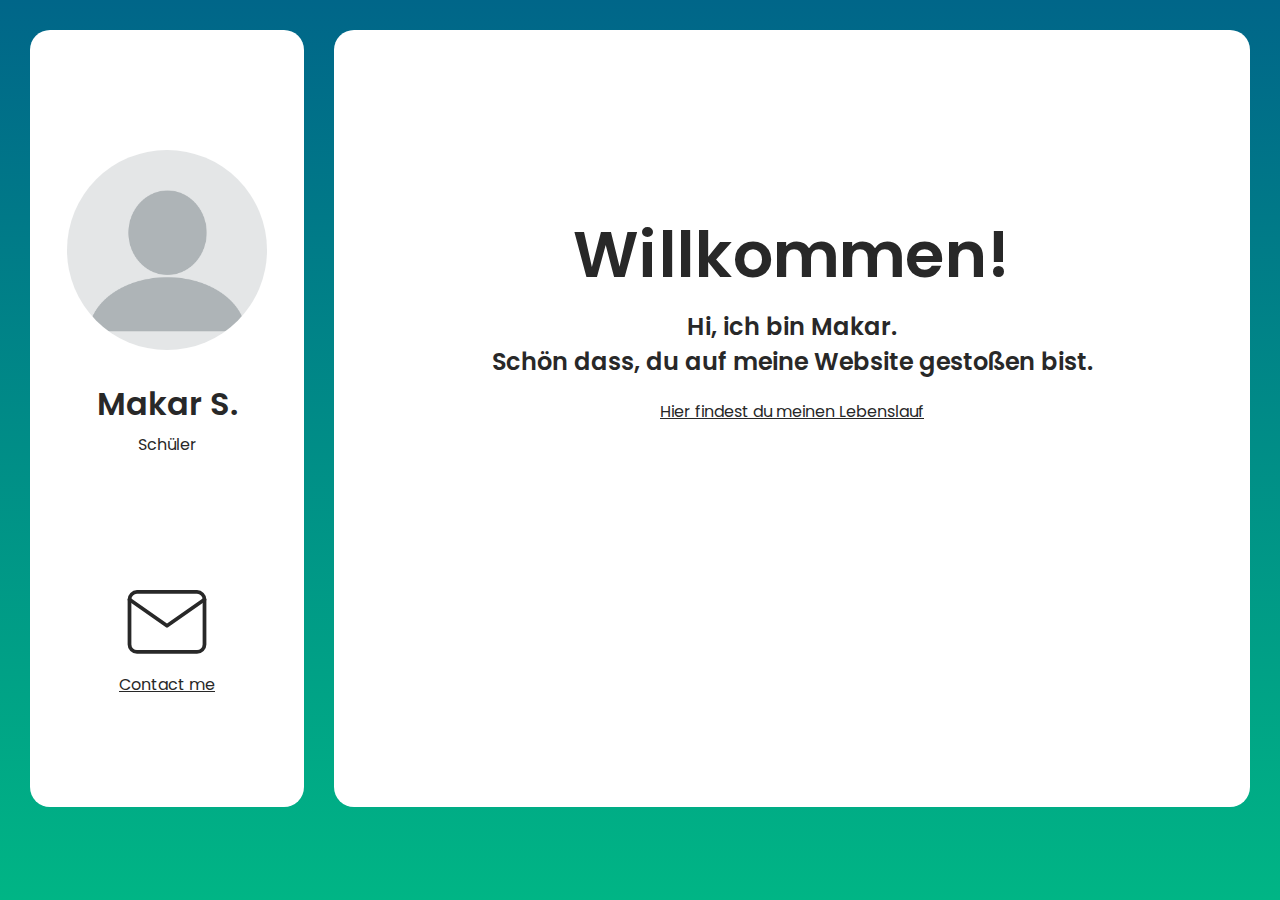
<file: index.html>
<!DOCTYPE html>
<html lang="en">
  <head>
    <meta charset="UTF-8" />
    <meta name="viewport" content="width=device-width, initial-scale=1.0" />
    <title>Makar S. Website</title>
    <link rel="stylesheet" href="styles.css" />
  </head>
  <body class="backgroundGradient">
    <div class="flexDiv">
      <div class="leftDiv cardDiv">
        <img src="/profilepicture.png" alt="profilbild von makar" />
        <h1 class="textCentered">Makar S.</h1>
        <p class="textCentered">Schüler</p>
        <svg
          xmlns="http://www.w3.org/2000/svg"
          width="60"
          height="60"
          viewBox="0 0 24 24"
          fill="none"
          stroke="currentColor"
          stroke-width="1"
          stroke-linecap="round"
          stroke-linejoin="round"
          class="feather feather-mail"
        >
          <path
            d="M4 4h16c1.1 0 2 .9 2 2v12c0 1.1-.9 2-2 2H4c-1.1 0-2-.9-2-2V6c0-1.1.9-2 2-2z"
          ></path>
          <polyline points="22,6 12,13 2,6"></polyline>
        </svg>

        <a class="textCentered" href="mailto: baumnase@gmail.com">Contact me</a>
      </div>
      <div class="fullWidth cardDiv textCentered">
        <h1 class="marginTopHeading">Willkommen!</h1>
        <h2>
          Hi, ich bin Makar. <br />Schön dass, du auf meine Website gestoßen
          bist.
        </h2>
        <a href="Lebenslauf.html">Hier findest du meinen Lebenslauf</a>
      </div>
    </div>
  </body>
</html>
</file>
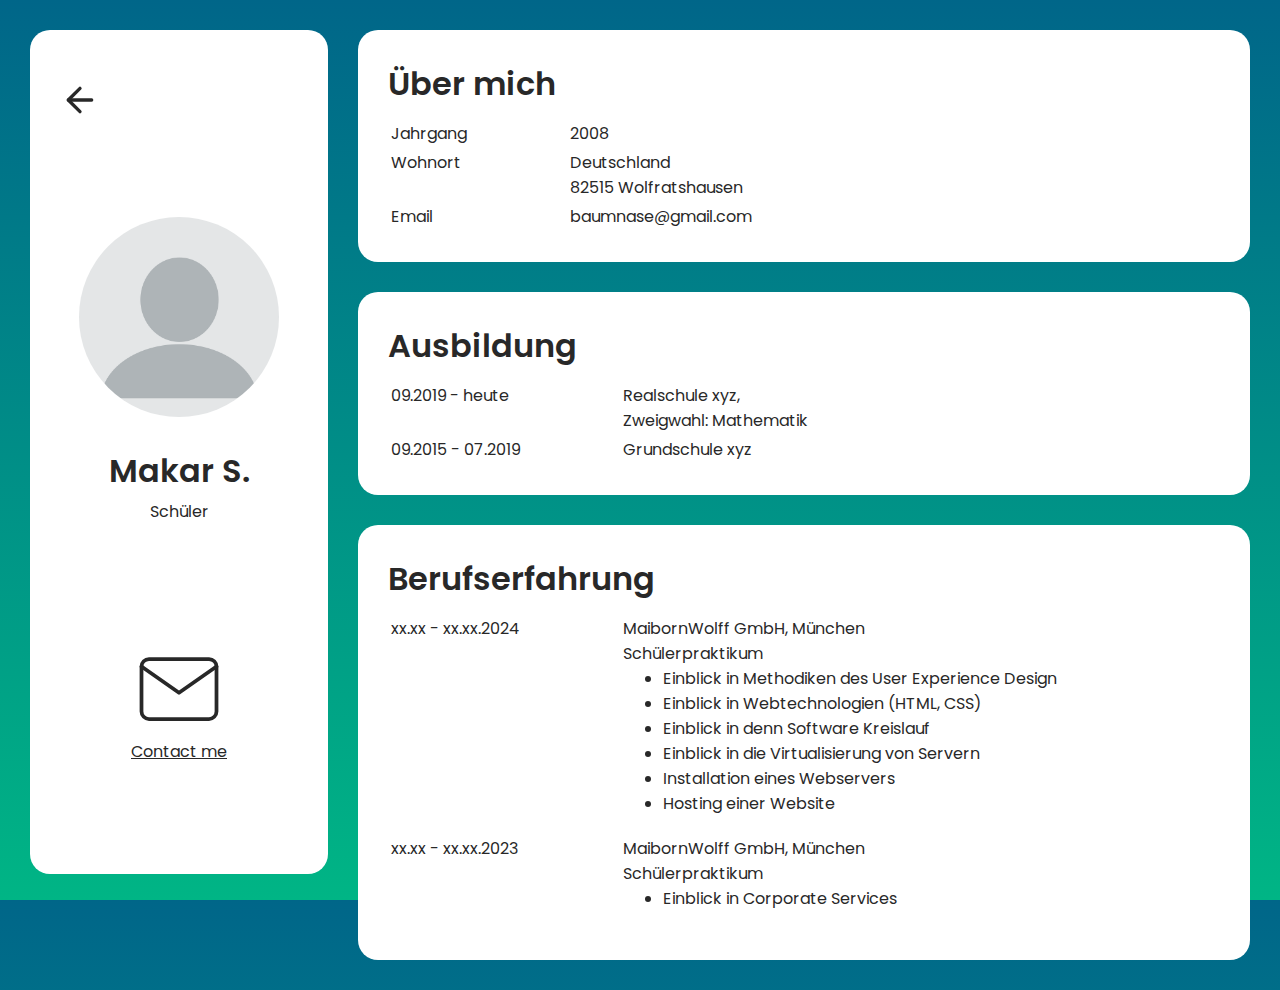
<file: Lebenslauf.html>
<!DOCTYPE html>
<html lang="en">
  <head>
    <meta charset="UTF-8" />
    <meta name="viewport" content="width=device-width, initial-scale=1.0" />
    <title>Makar S. Website</title>
    <link rel="stylesheet" href="styles.css" />
  </head>
  <body class="backgroundGradient">
    <div class="flexDiv">
      <div class="leftDiv cardDiv">
        <a href="index.html">
          <svg
            xmlns="http://www.w3.org/2000/svg"
            width="40"
            height="40"
            viewBox="0 0 24 24"
            fill="none"
            stroke="currentColor"
            stroke-width="2"
            stroke-linecap="round"
            stroke-linejoin="round"
            class="feather feather-arrow-left"
          >
            <line x1="19" y1="12" x2="5" y2="12"></line>
            <polyline points="12 19 5 12 12 5"></polyline>
          </svg>
        </a>
        <img src="/profilepicture.png" alt="profilbild von makar" />
        <h1 class="textCentered">Makar S.</h1>
        <p class="textCentered">Schüler</p>
        <svg
          xmlns="http://www.w3.org/2000/svg"
          width="60"
          height="60"
          viewBox="0 0 24 24"
          fill="none"
          stroke="currentColor"
          stroke-width="1"
          stroke-linecap="round"
          stroke-linejoin="round"
          class="feather feather-mail"
        >
          <path
            d="M4 4h16c1.1 0 2 .9 2 2v12c0 1.1-.9 2-2 2H4c-1.1 0-2-.9-2-2V6c0-1.1.9-2 2-2z"
          ></path>
          <polyline points="22,6 12,13 2,6"></polyline>
        </svg>

        <a class="textCentered" href="mailto: baumnase@gmail.com">Contact me</a>
      </div>
      <div class="fullWidth">
        <div class="cardDiv">
          <h1>Über mich</h1>
          <table>
            <tbody>
              <tr>
                <td>Jahrgang</td>
                <td class="paddingLeftTd">2008</td>
              </tr>
              <tr>
                <td>Wohnort</td>
                <td class="paddingLeftTd">
                  Deutschland <br />82515 Wolfratshausen
                </td>
              </tr>
              <tr>
                <td>Email</td>
                <td class="paddingLeftTd">baumnase@gmail.com</td>
              </tr>
            </tbody>
          </table>
        </div>
        <div class="cardDiv">
          <h1>Ausbildung</h1>
          <table>
            <tbody>
              <tr>
                <td>09.2019 - heute</td>
                <td class="paddingLeftTd">
                  Realschule xyz, <br />
                  Zweigwahl: Mathematik
                </td>
              </tr>
              <tr>
                <td>09.2015 - 07.2019</td>
                <td class="paddingLeftTd">Grundschule xyz</td>
              </tr>
            </tbody>
          </table>
        </div>
        <div class="cardDiv">
          <h1>Berufserfahrung</h1>

          <table>
            <tbody>
              <tr>
                <td>xx.xx - xx.xx.2024</td>
                <td class="paddingLeftTd">
                  MaibornWolff GmbH, München <br />Schülerpraktikum
                  <ul>
                    <li>Einblick in Methodiken des User Experience Design</li>
                    <li>Einblick in Webtechnologien (HTML, CSS)</li>
                    <li>Einblick in denn Software Kreislauf</li>
                    <li>Einblick in die Virtualisierung von Servern</li>
                    <li>Installation eines Webservers</li>
                    <li>Hosting einer Website</li>
                  </ul>
                </td>
              </tr>
              <tr>
                <td>xx.xx - xx.xx.2023</td>
                <td class="paddingLeftTd">
                  MaibornWolff GmbH, München
                  <br />Schülerpraktikum
                  <ul>
                    <li>Einblick in Corporate Services</li>
                  </ul>
                </td>
              </tr>
            </tbody>
          </table>
        </div>
      </div>
    </div>
  </body>
</html>
</file>
<file: styles.css>
@font-face {
  font-family: "PoppinsRegular";
  src: url("Poppins-Regular.ttf") format("truetype");
}

@font-face {
  font-family: "PoppinsSemibold";
  src: url("Poppins-SemiBold.ttf") format("truetype");
}
body {
  margin: 0;
  padding: 0;
  border-radius: 0;
}
p,
td,
a {
  font-family: PoppinsRegular;
  color: #282828;
}
h1,
h2 {
  font-family: PoppinsSemibold;
  margin: 0;
  color: #282828;
}
img {
  border-radius: 50%;
  width: 200px;
  display: block;
  margin-right: auto;
  margin-left: auto;
  margin-top: 10vh;
  margin-bottom: 30px;
}
.feather-mail {
  scale: 1.5;
  display: block;
  margin-right: auto;
  margin-left: auto;
  margin-top: 15vh;
  color: #282828;
}
td {
  vertical-align: top;
}
a {
  margin-left: auto;
  margin-right: auto;
  display: block;
  padding-top: 20px;
  margin-bottom: 80px;
  color: #282828;
}
table {
  margin-top: 10px;
}

.textCentered {
  text-align: center;
}
.leftDiv p {
  margin-top: 4px;
}
.flexDiv {
  display: flex;
}
.cardDiv {
  background-color: white;
  border-radius: 20px;
  padding: 30px;
  margin: 30px;
}
.leftDiv {
  width: 25vw;
  height: 100%;
  margin-right: 0;
  display: border-box;
}
.paddingLeftTd {
  padding-left: 100px;
}
.backgroundGradient {
  width: 100vw;
  height: 100vh;
  background: linear-gradient(to bottom, #006689, #00b585);
}
.fullWidth {
  width: 100%;
}
.marginTopHeading {
  margin-top: 20%;
  scale: 2;
}
td > ul {
  margin-top: 0;
}
h2 {
  margin-top: 30px;
}
</file>
